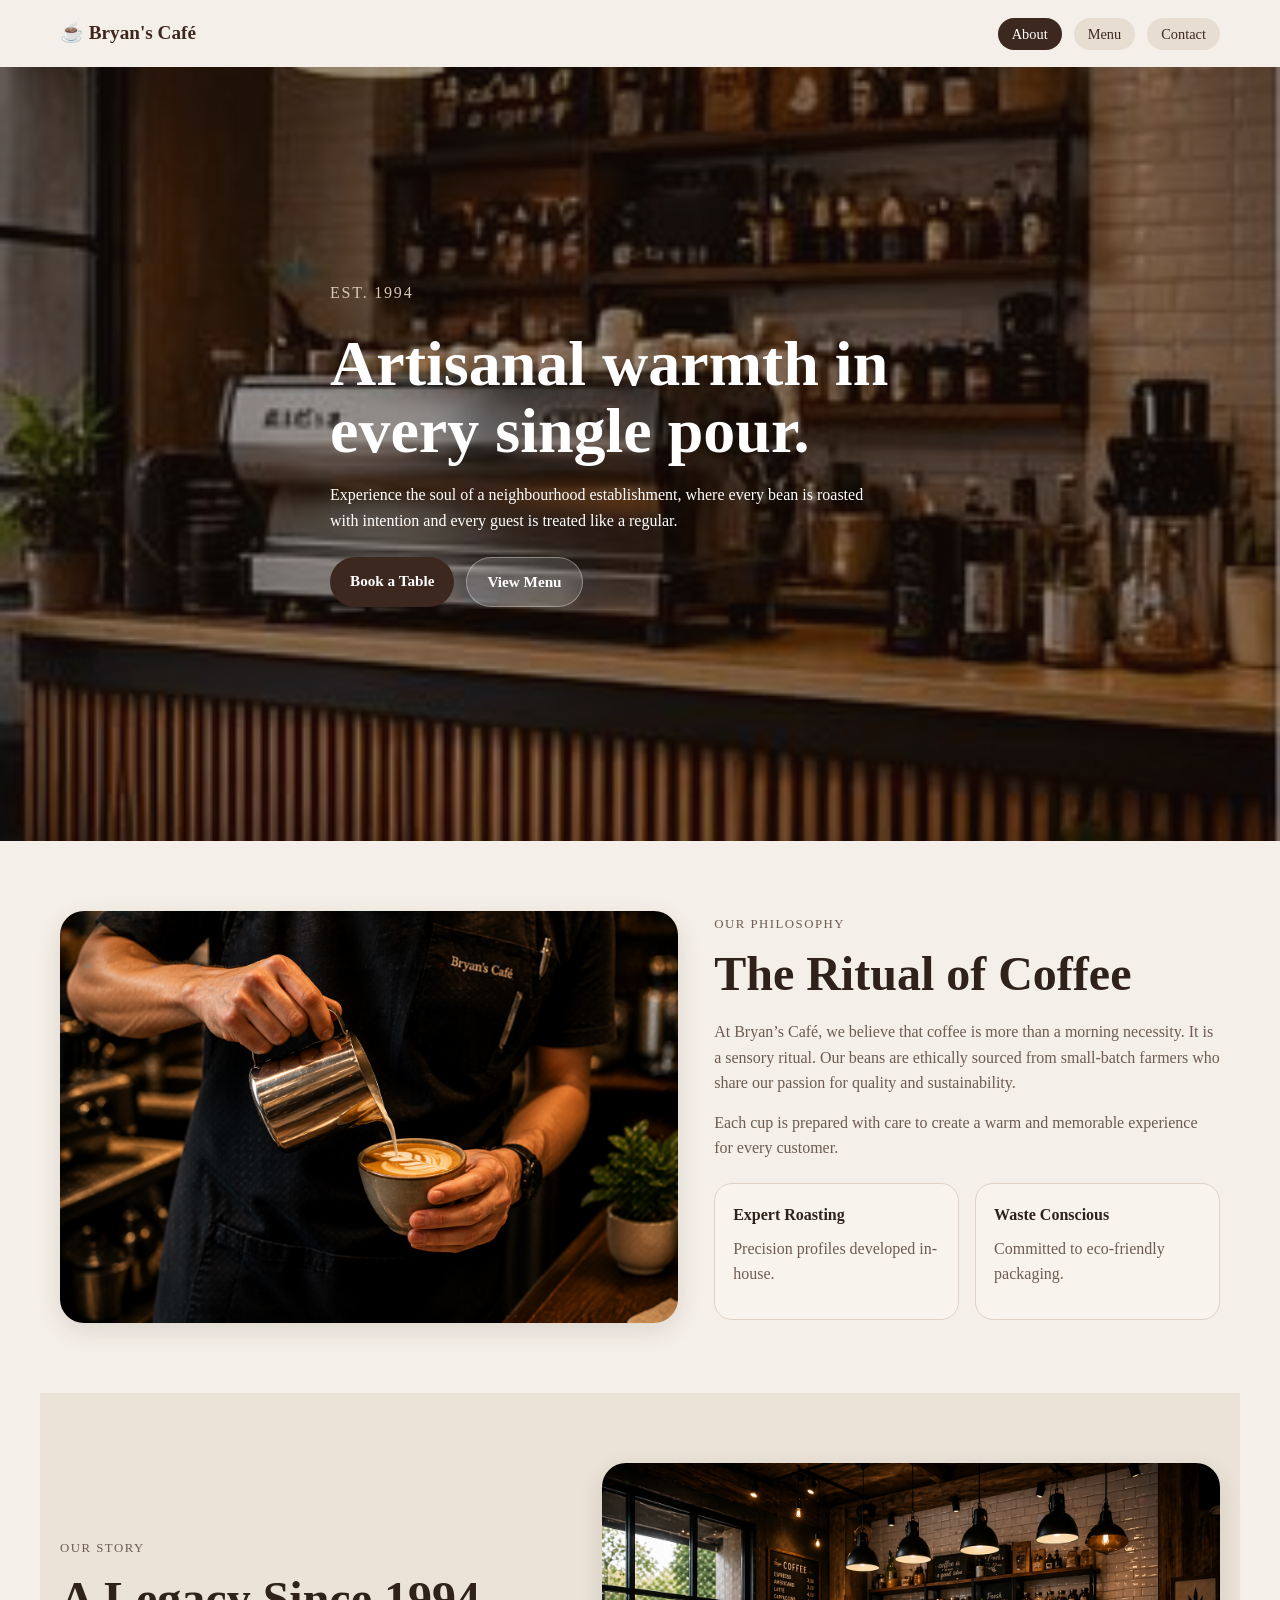
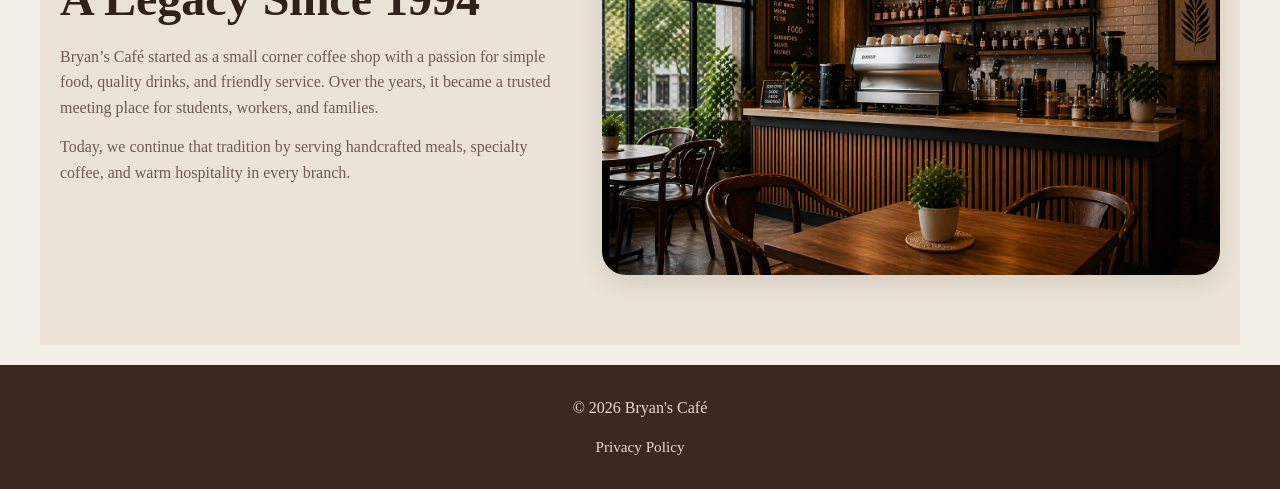
<file: index.html>
<!DOCTYPE html>
<html lang="en">
<head>
  <meta charset="UTF-8" />
  <meta name="viewport" content="width=device-width, initial-scale=1.0" />
  <title>About - Bryan's Café</title>
  <link rel="stylesheet" href="css/style.css" />
</head>
<body>
  <header class="site-header">
    <nav class="navbar">
      <a href="index.html" class="logo">☕ Bryan's Café</a>

      <button class="menu-toggle" id="menuToggle" aria-label="Open navigation">
        ☰
      </button>

      <ul class="nav-links" id="navLinks">
        <li><a href="index.html" class="active">About</a></li>
        <li><a href="menu.html">Menu</a></li>
        <li><a href="contact.html">Contact</a></li>
      </ul>
    </nav>
  </header>

  <main>
    <section class="hero hero-about">
      <div class="hero-overlay"></div>
      <div class="hero-content">
        <p class="small-label">EST. 1994</p>
        <h1>Artisanal warmth in every single pour.</h1>
        <p>
          Experience the soul of a neighbourhood establishment, where every bean
          is roasted with intention and every guest is treated like a regular.
        </p>
        <div class="hero-buttons">
          <a href="contact.html" class="btn btn-primary">Book a Table</a>
          <a href="menu.html" class="btn btn-secondary">View Menu</a>
        </div>
      </div>
    </section>

    <section class="content-section two-column section-light">
      <div class="image-block">
        <img src="images/about-coffee.jpg" alt="Coffee being prepared" />
      </div>

      <div class="text-block">
        <p class="section-tag">OUR PHILOSOPHY</p>
        <h2>The Ritual of Coffee</h2>
        <p>
          At Bryan’s Café, we believe that coffee is more than a morning
          necessity. It is a sensory ritual. Our beans are ethically sourced
          from small-batch farmers who share our passion for quality and
          sustainability.
        </p>
        <p>
          Each cup is prepared with care to create a warm and memorable
          experience for every customer.
        </p>

        <div class="feature-grid">
          <div class="feature-card">
            <h3>Expert Roasting</h3>
            <p>Precision profiles developed in-house.</p>
          </div>
          <div class="feature-card">
            <h3>Waste Conscious</h3>
            <p>Committed to eco-friendly packaging.</p>
          </div>
        </div>
      </div>
    </section>

    <section class="content-section two-column reverse section-cream">
      <div class="text-block">
        <p class="section-tag">OUR STORY</p>
        <h2>A Legacy Since 1994</h2>
        <p>
          Bryan’s Café started as a small corner coffee shop with a passion for
          simple food, quality drinks, and friendly service. Over the years, it
          became a trusted meeting place for students, workers, and families.
        </p>
        <p>
          Today, we continue that tradition by serving handcrafted meals,
          specialty coffee, and warm hospitality in every branch.
        </p>
      </div>

      <div class="image-block">
        <img src="images/history-cafe.jpg" alt="Inside Bryan's Café" />
      </div>
    </section>
  </main>

  <footer class="site-footer">
    <p id="footerYear"></p>
    <div class="footer-links">
      <a href="privacy.html" target="_blank">Privacy Policy</a>
  </footer>

  <script src="js/main.js"></script>
</body>
</html>
</file>
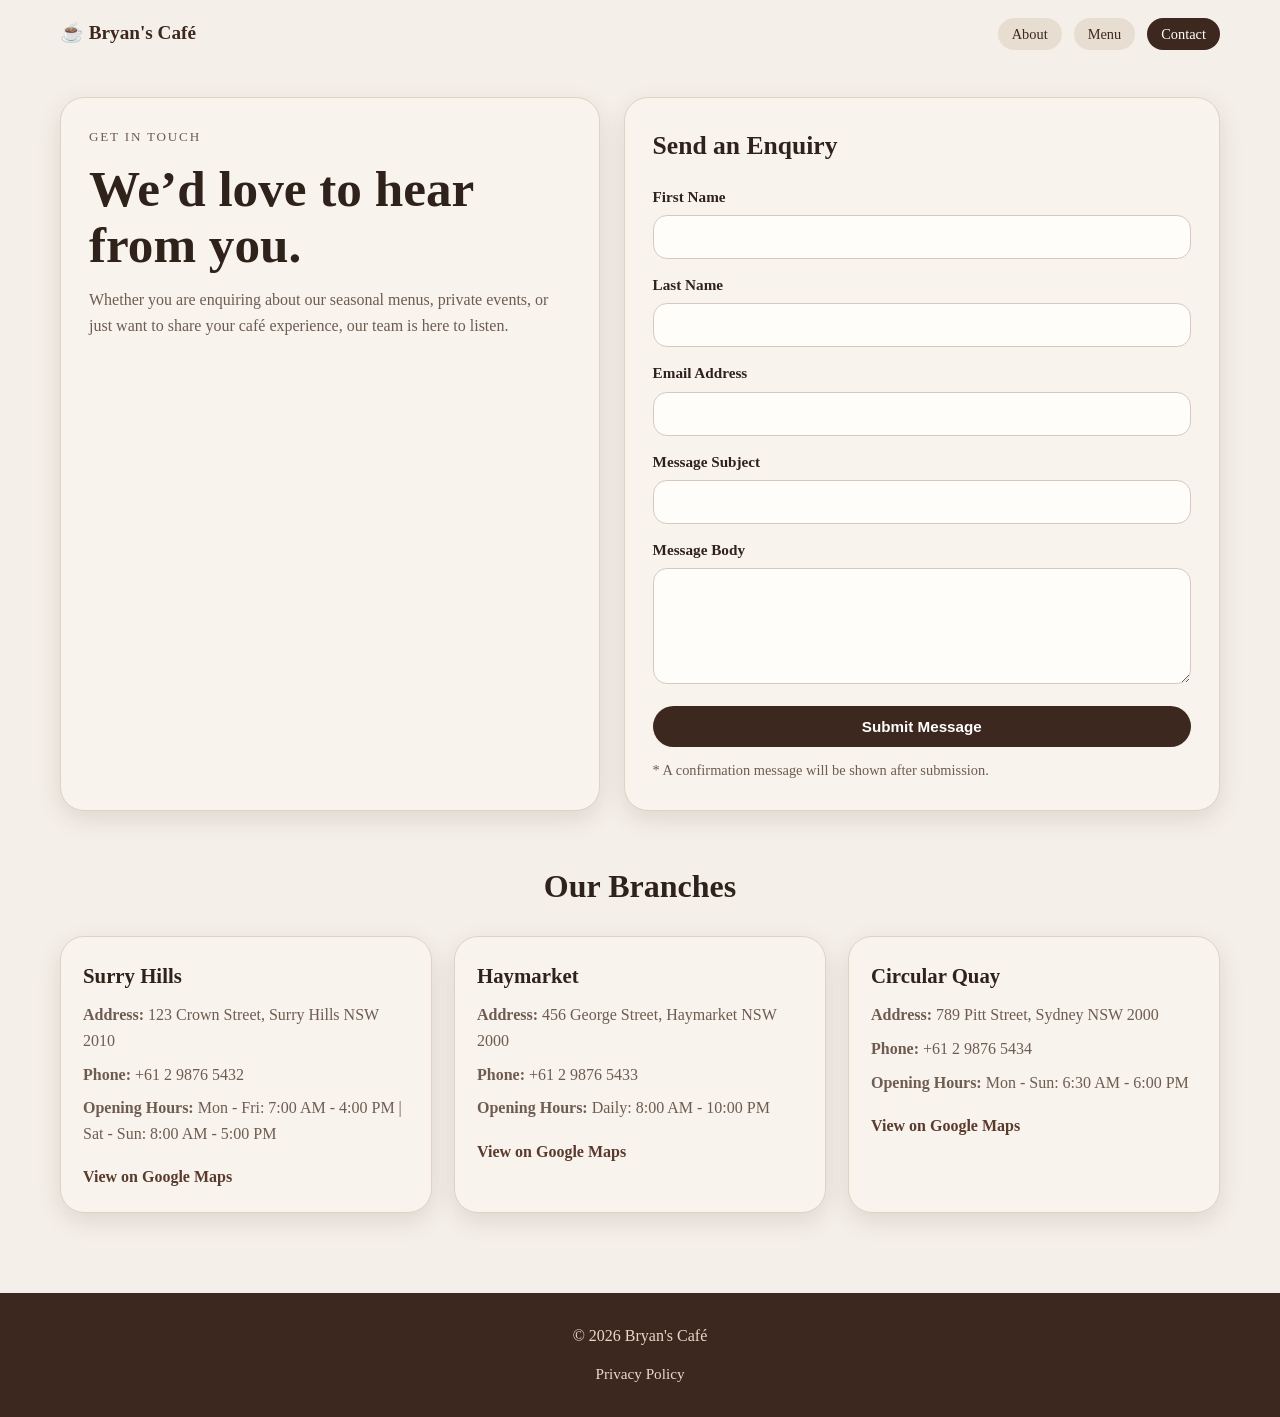
<file: contact.html>
<!DOCTYPE html>
<html lang="en">
<head>
  <meta charset="UTF-8" />
  <meta name="viewport" content="width=device-width, initial-scale=1.0" />
  <title>Contact - Bryan's Café</title>
  <link rel="stylesheet" href="css/style.css" />
</head>
<body>
  <header class="site-header">
    <nav class="navbar">
      <a href="index.html" class="logo">☕ Bryan's Café</a>

      <button class="menu-toggle" id="menuToggle" aria-label="Open navigation">
        ☰
      </button>

      <ul class="nav-links" id="navLinks">
        <li><a href="index.html">About</a></li>
        <li><a href="menu.html">Menu</a></li>
        <li><a href="contact.html" class="active">Contact</a></li>
      </ul>
    </nav>
  </header>

  <main>
    <section class="contact-hero">
      <div class="contact-grid">
        <div class="contact-intro">
          <p class="small-label">GET IN TOUCH</p>
          <h1>We’d love to hear from you.</h1>
          <p>
            Whether you are enquiring about our seasonal menus, private events,
            or just want to share your café experience, our team is here to
            listen.
          </p>
        </div>

        <div class="contact-form-card">
          <h2>Send an Enquiry</h2>

          <form id="enquiryForm">
            <label for="firstName">First Name</label>
            <input type="text" id="firstName" name="firstName" required />

            <label for="lastName">Last Name</label>
            <input type="text" id="lastName" name="lastName" required />

            <label for="email">Email Address</label>
            <input type="email" id="email" name="email" required />

            <label for="subject">Message Subject</label>
            <input type="text" id="subject" name="subject" required />

            <label for="message">Message Body</label>
            <textarea id="message" name="message" rows="5" required></textarea>

            <button type="submit" class="btn btn-primary full-width">
              Submit Message
            </button>
          </form>

          <p class="form-note">
            * A confirmation message will be shown after submission.
          </p>
        </div>
      </div>
    </section>

    <section class="branches-section">
      <div class="section-heading">
        <h2>Our Branches</h2>
      </div>
      <div id="branchesList" class="branches-grid"></div>
    </section>
  </main>

  <footer class="site-footer">
    <p id="footerYear"></p>
    <div class="footer-links">
  <a href="privacy.html" target="_blank">Privacy Policy</a>
</div>
  </footer>

  <script src="js/main.js"></script>
  <script src="js/branches.js"></script>
</body>
</html>
</file>
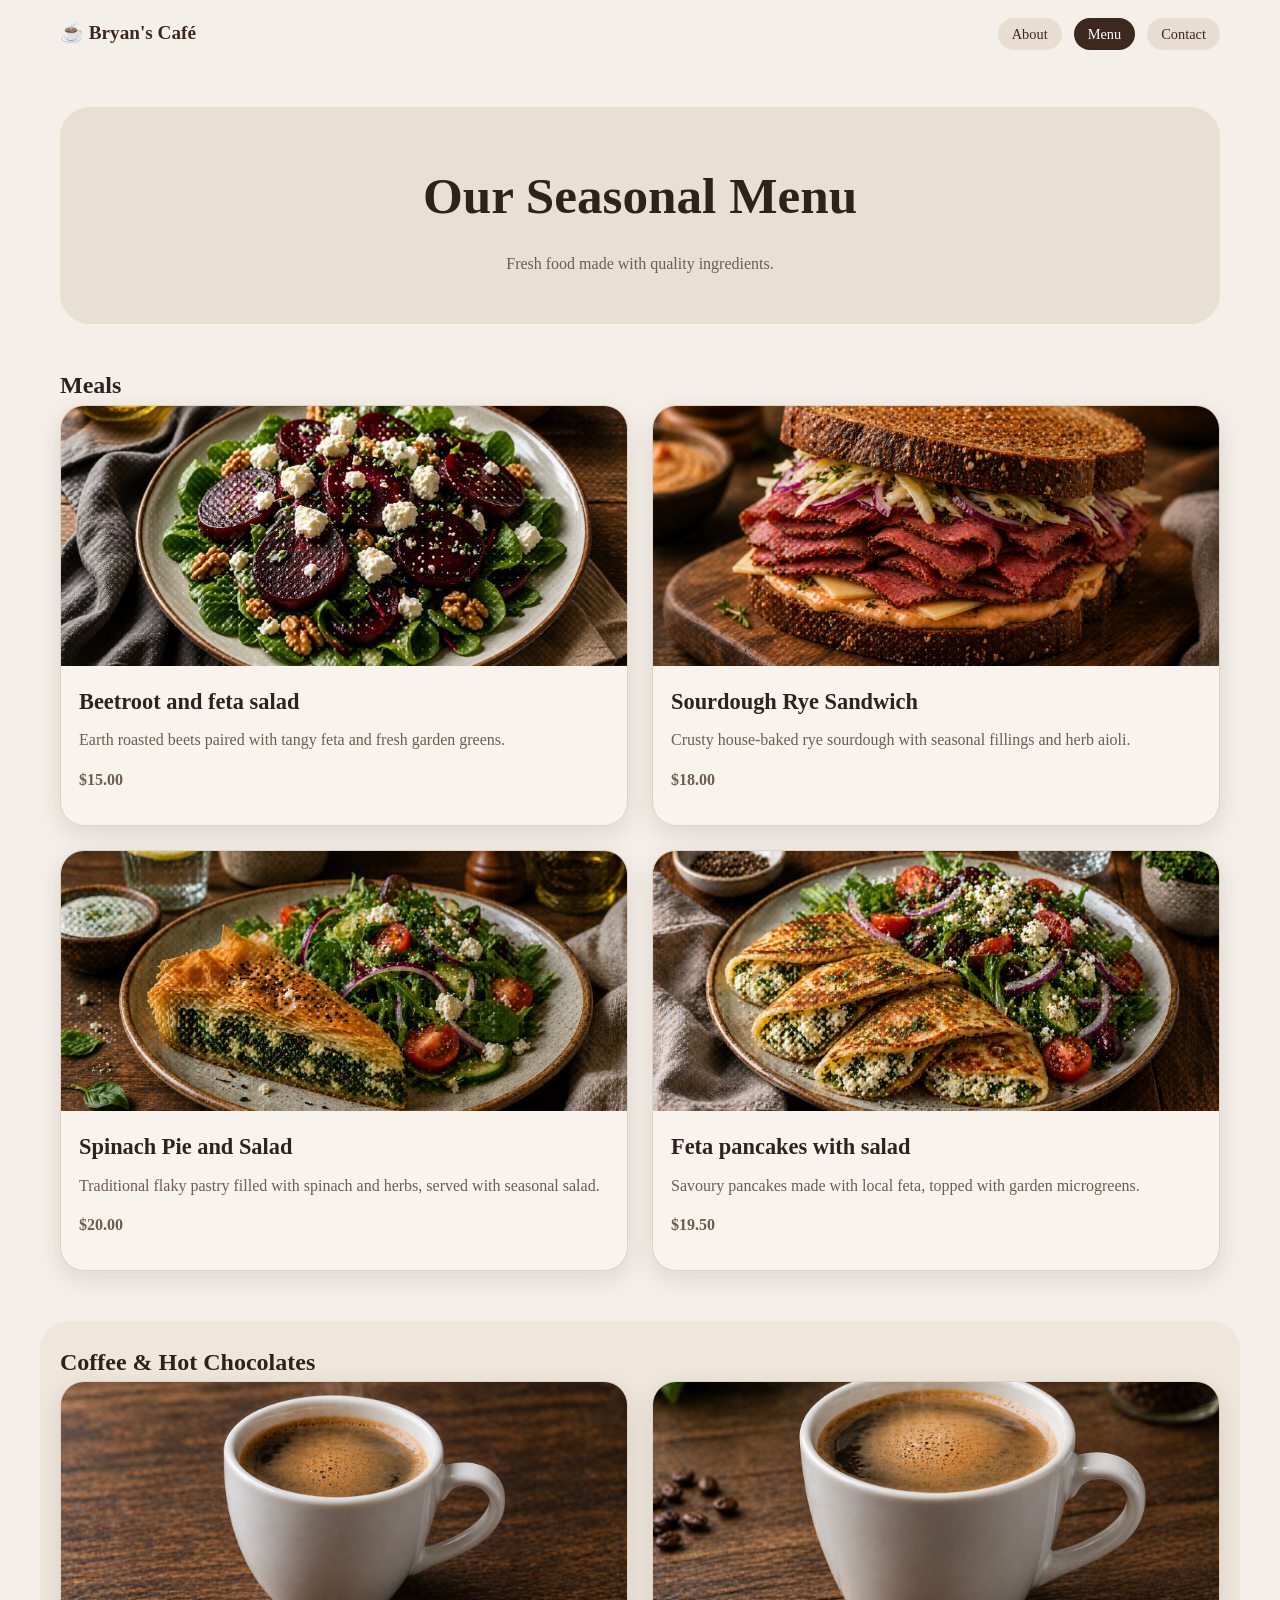
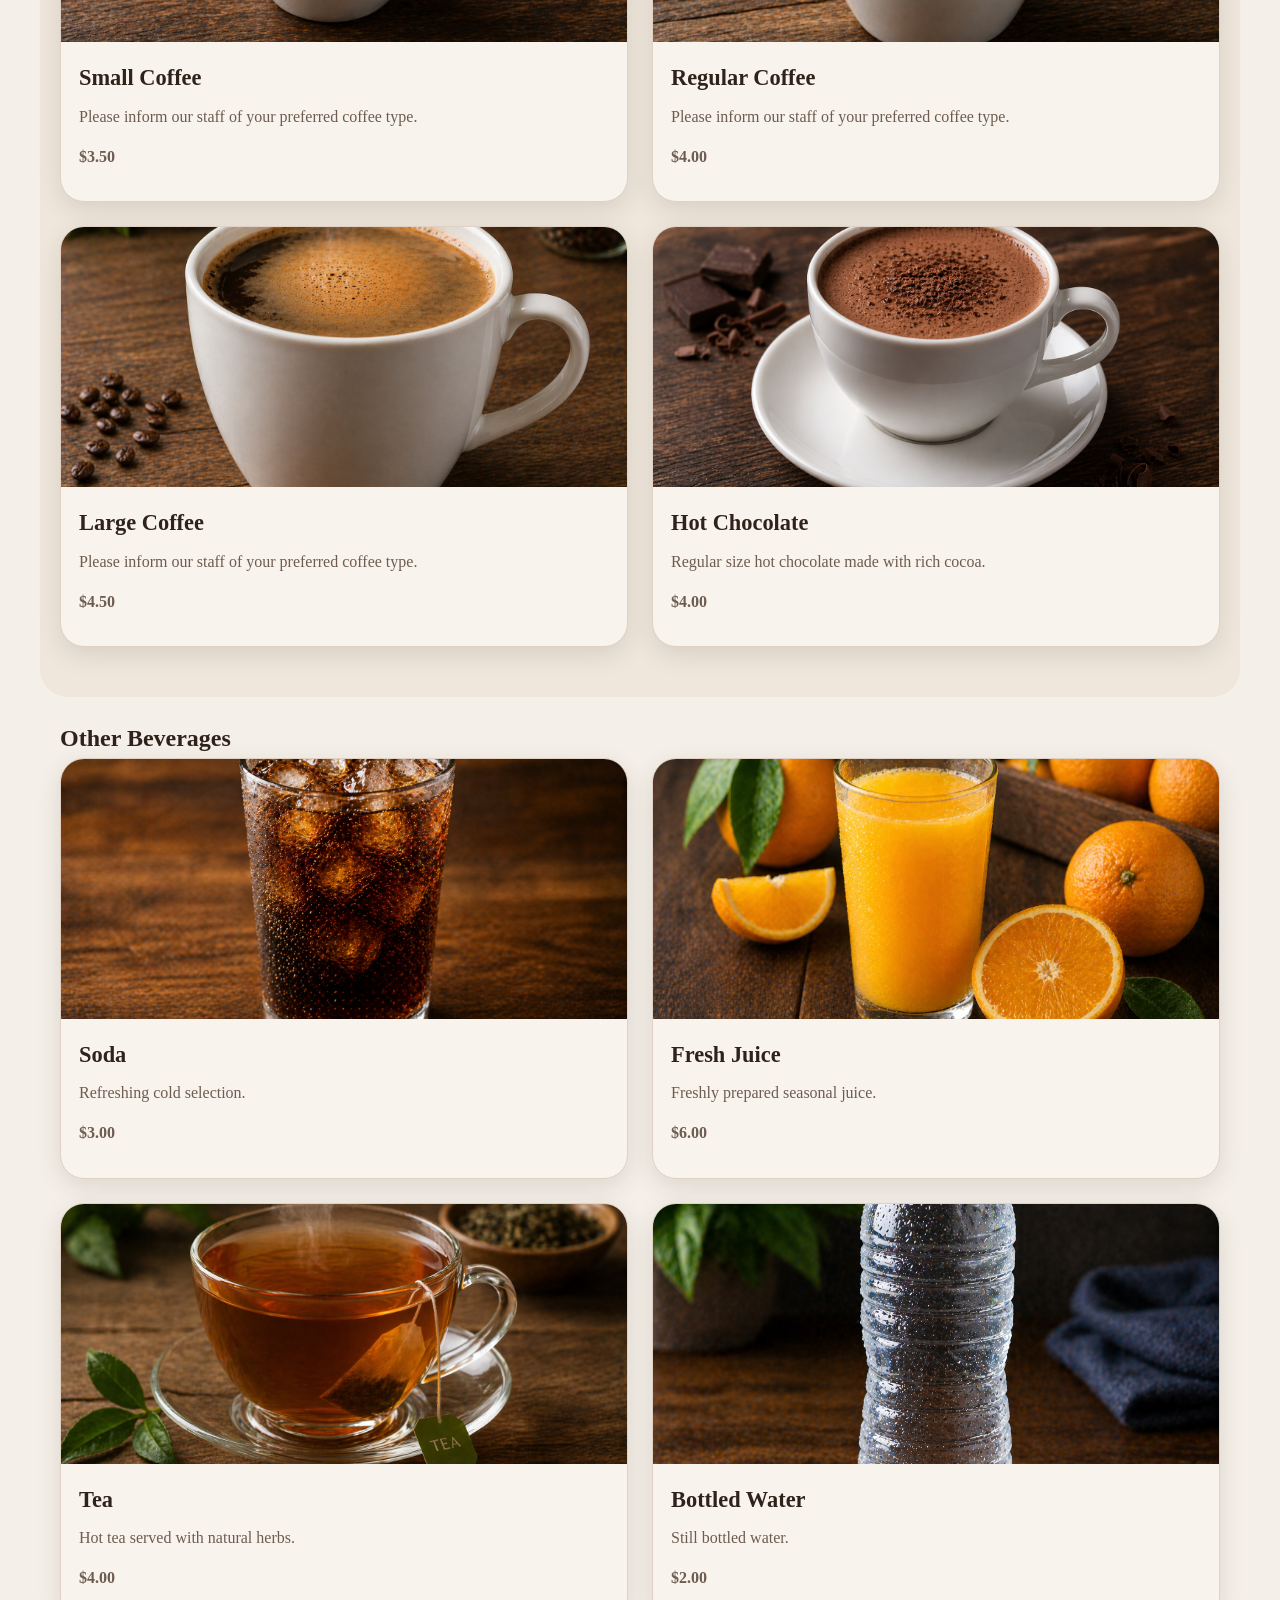
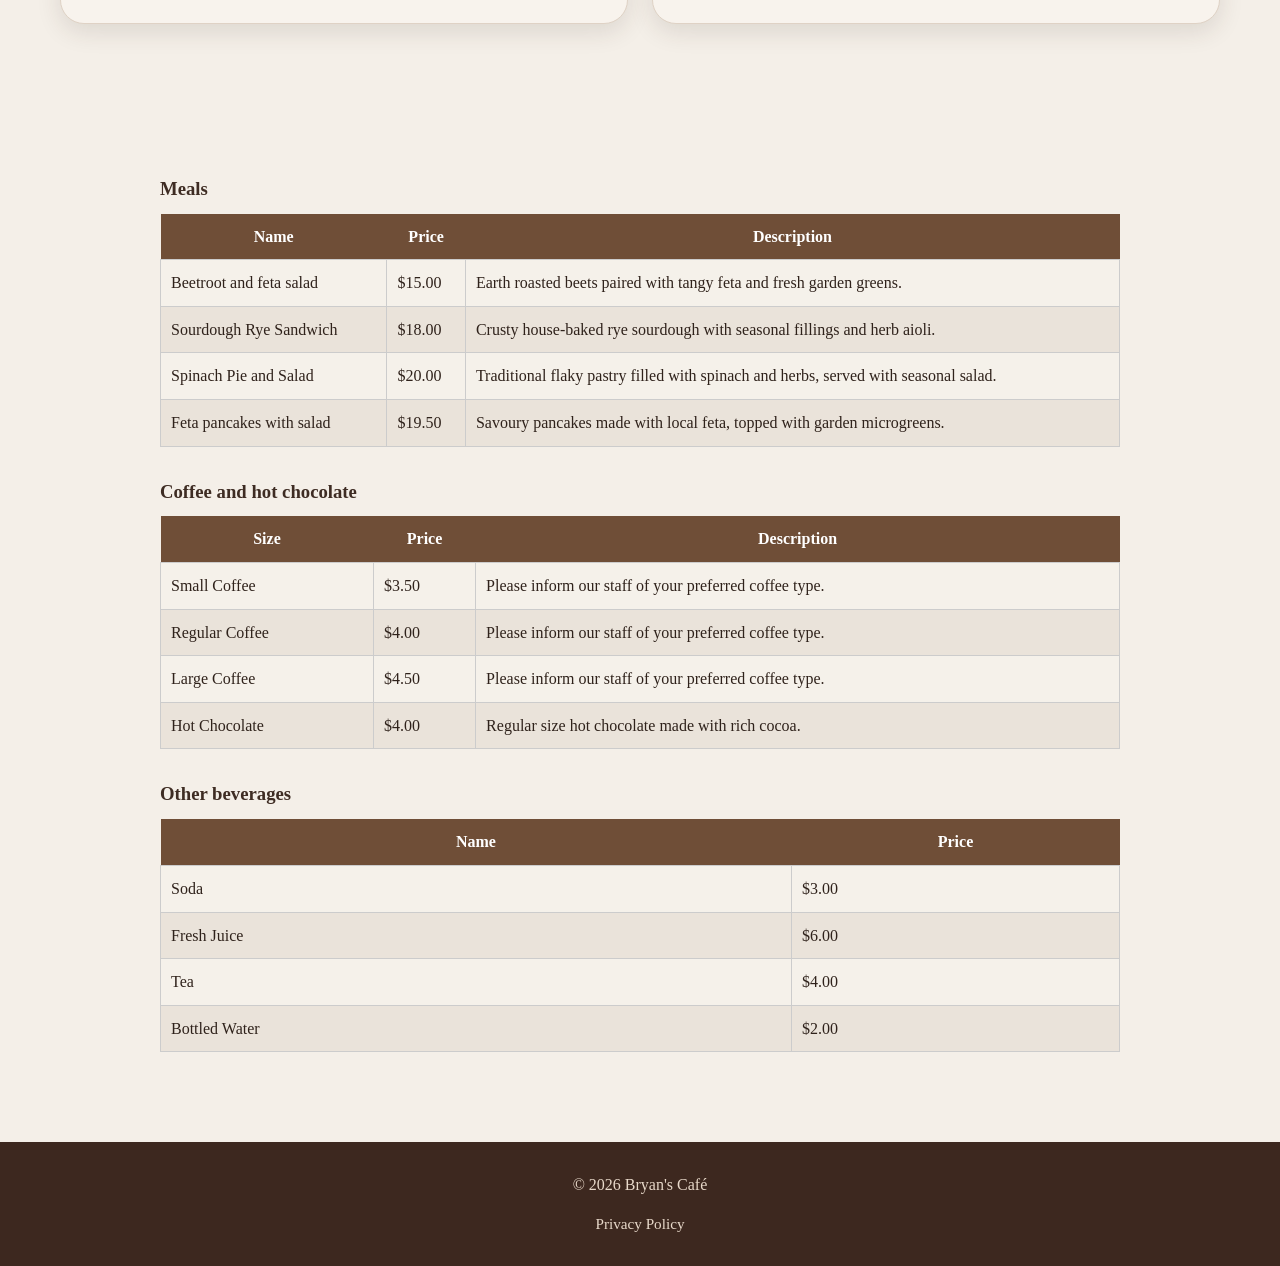
<file: menu.html>
<!DOCTYPE html>
<html lang="en">
<head>
  <meta charset="UTF-8">
  <meta name="viewport" content="width=device-width, initial-scale=1.0">
  <title>Menu - Bryan's Café</title>
  <link rel="stylesheet" href="css/style.css">
</head>

<body>

<header class="site-header">
  <nav class="navbar">
    <a href="index.html" class="logo">☕ Bryan's Café</a>

    <button class="menu-toggle" id="menuToggle">☰</button>

    <ul class="nav-links" id="navLinks">
      <li><a href="index.html">About</a></li>
      <li><a href="menu.html" class="active">Menu</a></li>
      <li><a href="contact.html">Contact</a></li>
    </ul>
  </nav>
</header>

<main>

<!-- HERO -->
<section class="page-hero simple-hero">
  <div class="page-hero-content">
    <h1>Our Seasonal Menu</h1>
    <p>Fresh food made with quality ingredients.</p>
  </div>
</section>

<!-- CARDS -->
<section class="menu-section">
  <h2>Meals</h2>
  <div id="menuMeals" class="menu-grid"></div>
</section>

<section class="menu-section alt-section">
  <h2>Coffee & Hot Chocolates</h2>
  <div id="menuCoffee" class="menu-grid"></div>
</section>

<section class="menu-section">
  <h2>Other Beverages</h2>
  <div id="menuBeverages" class="menu-grid"></div>
</section>

<!-- TABLES -->
<section class="menu-table-section">

  

  <h3 class="table-title">Meals</h3>
  <table class="menu-table">
    <thead>
      <tr>
        <th>Name</th>
        <th>Price</th>
        <th>Description</th>
      </tr>
    </thead>
    <tbody id="tableMeals"></tbody>
  </table>

  <h3 class="table-title">Coffee and hot chocolate</h3>
  <table class="menu-table">
    <thead>
      <tr>
        <th>Size</th>
        <th>Price</th>
        <th>Description</th>
      </tr>
    </thead>
    <tbody id="tableCoffee"></tbody>
  </table>

  <h3 class="table-title">Other beverages</h3>
  <table class="menu-table">
    <thead>
      <tr>
        <th>Name</th>
        <th>Price</th>
      </tr>
    </thead>
    <tbody id="tableBeverages"></tbody>
  </table>

</section>

</main>

<footer class="site-footer">
  <p id="footerYear"></p>
  <div class="footer-links">
    <a href="privacy.html" target="_blank">Privacy Policy</a>
  </div>
</footer>

<script src="js/main.js"></script>
<script src="js/menu.js"></script>

</body>
</html>
</file>
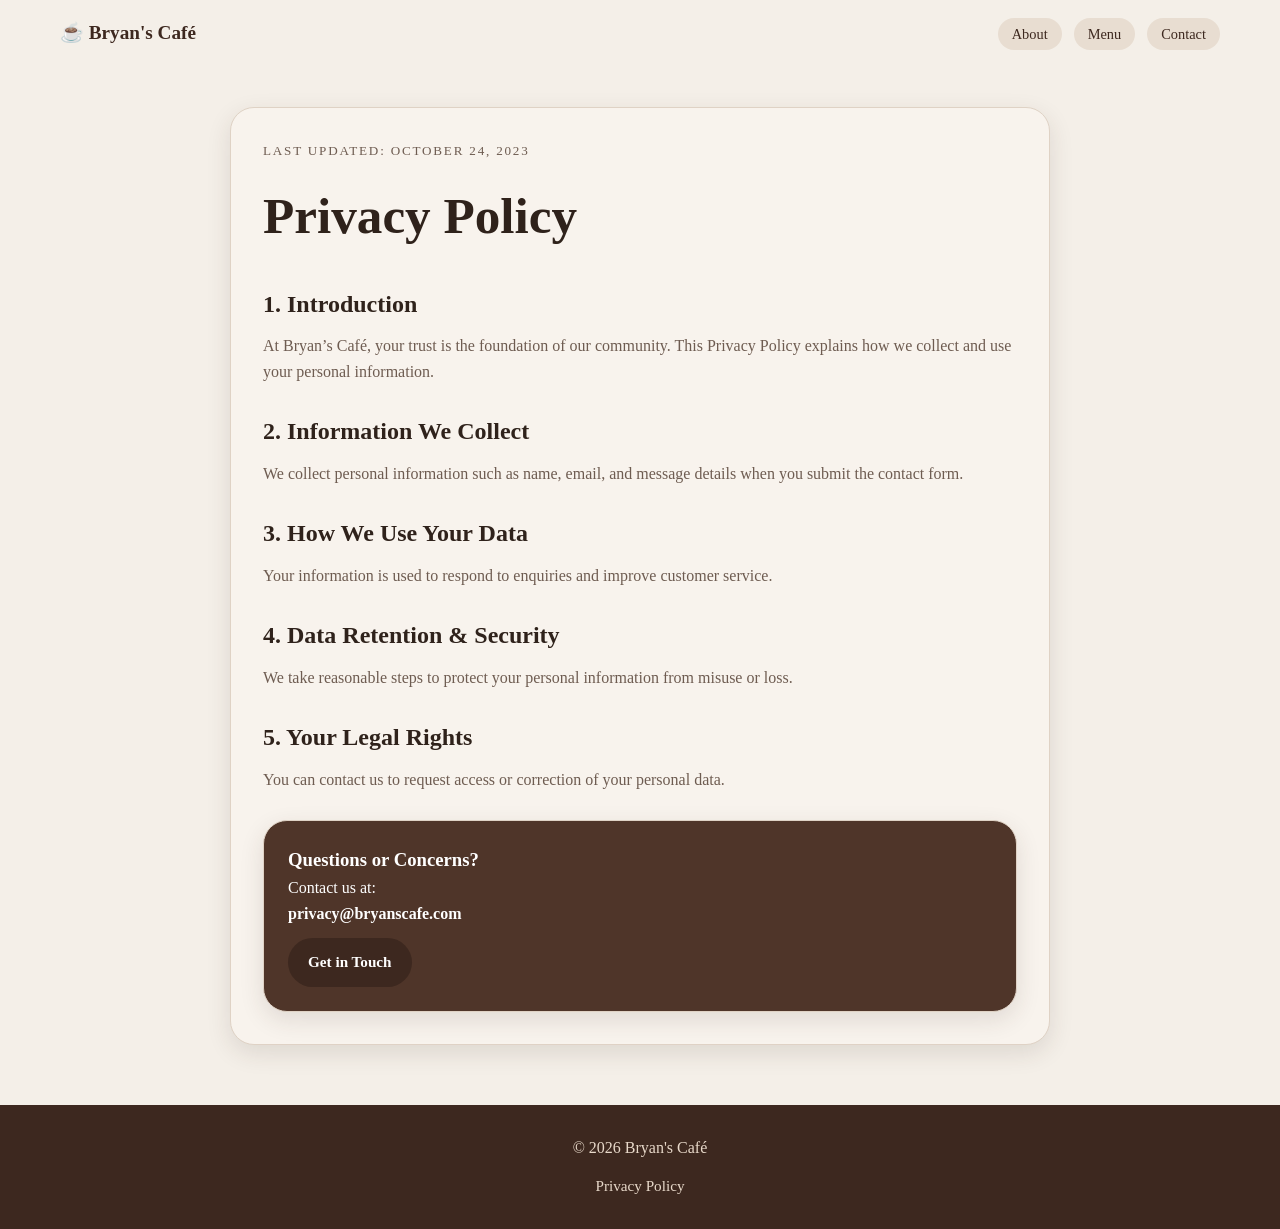
<file: privacy.html>
<!DOCTYPE html>
<html lang="en">
<head>
  <meta charset="UTF-8">
  <meta name="viewport" content="width=device-width, initial-scale=1.0">
  <title>Privacy Policy - Bryan's Café</title>
  <link rel="stylesheet" href="css/style.css">
</head>

<body>

<!-- HEADER (igual às outras páginas) -->
<header class="site-header">
  <nav class="navbar">
    <a href="index.html" class="logo">☕ Bryan's Café</a>

    <button class="menu-toggle" id="menuToggle">☰</button>

    <ul class="nav-links" id="navLinks">
      <li><a href="index.html">About</a></li>
      <li><a href="menu.html">Menu</a></li>
      <li><a href="contact.html">Contact</a></li>
    </ul>
  </nav>
</header>

<!-- MAIN CONTENT -->
<main class="privacy-page">

  <section class="privacy-wrapper">

    <p class="small-label">LAST UPDATED: OCTOBER 24, 2023</p>

    <h1>Privacy Policy</h1>

    <h2>1. Introduction</h2>
    <p>
      At Bryan’s Café, your trust is the foundation of our community.
      This Privacy Policy explains how we collect and use your personal information.
    </p>

    <h2>2. Information We Collect</h2>
    <p>
      We collect personal information such as name, email, and message details
      when you submit the contact form.
    </p>

    <h2>3. How We Use Your Data</h2>
    <p>
      Your information is used to respond to enquiries and improve customer service.
    </p>

    <h2>4. Data Retention & Security</h2>
    <p>
      We take reasonable steps to protect your personal information from misuse or loss.
    </p>

    <h2>5. Your Legal Rights</h2>
    <p>
      You can contact us to request access or correction of your personal data.
    </p>

    <div class="privacy-contact-box">
      <h3>Questions or Concerns?</h3>
      <p>Contact us at:</p>
      <p><strong>privacy@bryanscafe.com</strong></p>
      <a href="contact.html" class="btn btn-primary">Get in Touch</a>
    </div>

  </section>

</main>

<!-- FOOTER -->
<footer class="site-footer">
  <p id="footerYear"></p>

  <div class="footer-links">
    <a href="privacy.html" target="_blank">Privacy Policy</a>
  </div>
</footer>

<script src="js/main.js"></script>

</body>
</html>
</file>
<file: css/style.css>
* {
  margin: 0;
  padding: 0;
  box-sizing: border-box;
}

:root {
  --bg: #f4efe8;
  --bg-soft: #ebe3d8;
  --bg-card: #f8f3ed;
  --brown-dark: #3d281f;
  --brown: #5a3a2d;
  --brown-light: #8c6a58;
  --green-soft: #b9d7b0;
  --text: #2f221b;
  --text-soft: #6e5c51;
  --white: #ffffff;
  --border: #dfd2c5;
  --shadow: 0 8px 24px rgba(61, 40, 31, 0.12);
}

body {
  font-family: Georgia, "Times New Roman", serif;
  background: var(--bg);
  color: var(--text);
  line-height: 1.6;
}

img {
  max-width: 100%;
  display: block;
}

a {
  text-decoration: none;
}

.site-header {
  background: transparent;
  position: sticky;
  top: 0;
  z-index: 100;
}

.navbar {
  max-width: 1200px;
  margin: 0 auto;
  padding: 18px 20px;
  display: flex;
  align-items: center;
  justify-content: space-between;
  position: relative;
}

.logo {
  color: var(--brown-dark);
  font-size: 1.2rem;
  font-weight: bold;
}

.menu-toggle {
  background: var(--brown-dark);
  color: var(--white);
  border: none;
  border-radius: 10px;
  padding: 10px 14px;
  cursor: pointer;
  display: none;
}

.nav-links {
  list-style: none;
  display: flex;
  gap: 12px;
}

.nav-links a {
  color: var(--brown-dark);
  background: #e8ddd1;
  padding: 8px 14px;
  border-radius: 999px;
  font-size: 0.9rem;
  transition: 0.3s;
}

.nav-links a:hover,
.nav-links a.active {
  background: var(--brown-dark);
  color: var(--white);
}

.hero {
  min-height: 86vh;
  position: relative;
  display: flex;
  align-items: center;
}

.hero-about {
  background: url("../images/hero-about.jpg") center/cover no-repeat;
}

.hero-overlay {
  position: absolute;
  inset: 0;
  background: rgba(25, 15, 10, 0.45);
}

.hero-content {
  position: relative;
  z-index: 2;
  max-width: 1200px;
  padding: 40px 20px 60px;
  margin: 0 auto;
  color: var(--white);
}

.small-label {
  font-size: 0.82rem;
  letter-spacing: 1.8px;
  text-transform: uppercase;
  color: #d7c7b7;
  margin-bottom: 14px;
}

.hero-content h1 {
  font-size: clamp(2.2rem, 5vw, 4.6rem);
  max-width: 620px;
  line-height: 1.05;
  margin-bottom: 18px;
}

.hero-content p {
  max-width: 560px;
  font-size: 1rem;
  margin-bottom: 24px;
}

.hero-buttons {
  display: flex;
  gap: 12px;
  flex-wrap: wrap;
}

.btn {
  display: inline-block;
  border-radius: 999px;
  padding: 12px 20px;
  font-size: 0.95rem;
  font-weight: bold;
  transition: 0.3s;
  border: none;
  cursor: pointer;
}

.btn-primary {
  background: var(--brown-dark);
  color: var(--white);
}

.btn-primary:hover {
  background: #261913;
}

.btn-secondary {
  background: rgba(255, 255, 255, 0.15);
  color: var(--white);
  border: 1px solid rgba(255, 255, 255, 0.35);
}

.btn-secondary:hover {
  background: rgba(255, 255, 255, 0.24);
}

.content-section {
  max-width: 1200px;
  margin: 0 auto;
  padding: 70px 20px;
}

.two-column {
  display: grid;
  grid-template-columns: 1.1fr 0.9fr;
  gap: 36px;
  align-items: center;
}

.reverse {
  grid-template-columns: 0.9fr 1.1fr;
}

.section-light {
  background: var(--bg);
}

.section-cream {
  background: var(--bg-soft);
}

.section-tag {
  color: var(--brown-light);
  text-transform: uppercase;
  letter-spacing: 1.5px;
  font-size: 0.8rem;
  margin-bottom: 10px;
}

.text-block h2 {
  font-size: clamp(2rem, 4vw, 3rem);
  line-height: 1.1;
  margin-bottom: 18px;
}

.text-block p {
  margin-bottom: 14px;
  color: var(--text-soft);
}

.image-block img {
  border-radius: 24px;
  box-shadow: var(--shadow);
  min-height: 360px;
  object-fit: cover;
}

.feature-grid {
  display: grid;
  grid-template-columns: repeat(2, minmax(0, 1fr));
  gap: 16px;
  margin-top: 22px;
}

.feature-card {
  background: var(--bg-card);
  padding: 18px;
  border-radius: 18px;
  border: 1px solid var(--border);
}

.feature-card h3 {
  margin-bottom: 8px;
  font-size: 1rem;
}

.page-hero {
  max-width: 1200px;
  margin: 0 auto;
  padding: 40px 20px 20px;
}

.simple-hero .page-hero-content {
  background: #e9e0d4;
  border-radius: 30px;
  padding: 48px 24px;
  text-align: center;
}

.page-hero h1 {
  font-size: clamp(2rem, 4vw, 3.6rem);
  margin-bottom: 14px;
}

.page-hero p {
  color: var(--text-soft);
  max-width: 700px;
  margin: 0 auto;
}

.menu-section {
  max-width: 1200px;
  margin: 0 auto;
  padding: 22px 20px 50px;
}

.alt-section {
  background: #efe7dc;
  border-radius: 28px;
}

.section-heading {
  text-align: center;
  margin-bottom: 24px;
}

.section-heading h2 {
  font-size: 2rem;
  margin-bottom: 8px;
}

.section-heading p {
  color: var(--text-soft);
}

.menu-grid {
  display: grid;
  grid-template-columns: repeat(2, minmax(0, 1fr));
  gap: 24px;
}

.menu-card {
  background: var(--bg-card);
  border: 1px solid var(--border);
  border-radius: 24px;
  overflow: hidden;
  box-shadow: var(--shadow);
}

.menu-card img {
  width: 100%;
  height: 260px;
  object-fit: cover;
}

.menu-card-content {
  padding: 18px;
}

.menu-card h3 {
  font-size: 1.4rem;
  margin-bottom: 8px;
}

.menu-card p {
  color: var(--text-soft);
  margin-bottom: 14px;
}

.menu-meta {
  display: flex;
  justify-content: space-between;
  align-items: center;
  gap: 10px;
  flex-wrap: wrap;
}

.price {
  font-weight: bold;
  color: var(--brown-dark);
}

.category-badge {
  background: var(--green-soft);
  color: #25411d;
  padding: 6px 12px;
  border-radius: 999px;
  font-size: 0.76rem;
  text-transform: uppercase;
}

.contact-hero {
  max-width: 1200px;
  margin: 0 auto;
  padding: 30px 20px 50px;
}

.contact-grid {
  display: grid;
  grid-template-columns: 0.95fr 1.05fr;
  gap: 24px;
  align-items: start;
}

.contact-intro,
.contact-form-card,
.branch-card,
.privacy-wrapper,
.privacy-contact-box {
  background: var(--bg-card);
  border: 1px solid var(--border);
  border-radius: 24px;
  box-shadow: var(--shadow);
}

.contact-intro {
  padding: 28px;
  min-height: 100%;
}

.contact-intro h1 {
  font-size: clamp(2rem, 4vw, 3.3rem);
  line-height: 1.1;
  margin-bottom: 14px;
}

.contact-intro p {
  color: var(--text-soft);
}

.contact-form-card {
  padding: 28px;
}

.contact-form-card h2 {
  margin-bottom: 18px;
  font-size: 1.6rem;
}

label {
  display: block;
  margin-bottom: 6px;
  font-weight: bold;
  font-size: 0.95rem;
}

input,
textarea {
  width: 100%;
  padding: 12px 14px;
  border: 1px solid #d7c9bc;
  border-radius: 14px;
  margin-bottom: 14px;
  background: #fffdfa;
  font-size: 0.96rem;
}

textarea {
  resize: vertical;
}

.full-width {
  width: 100%;
}

.form-note {
  margin-top: 12px;
  font-size: 0.9rem;
  color: var(--text-soft);
}

.branches-section {
  max-width: 1200px;
  margin: 0 auto;
  padding: 0 20px 60px;
}

.branches-grid {
  display: grid;
  grid-template-columns: repeat(3, minmax(0, 1fr));
  gap: 22px;
}

.branch-card {
  padding: 22px;
}

.branch-card h3 {
  margin-bottom: 10px;
  font-size: 1.3rem;
}

.branch-card p {
  color: var(--text-soft);
  margin-bottom: 8px;
}

.map-link {
  display: inline-block;
  margin-top: 10px;
  color: var(--brown);
  font-weight: bold;
}

.site-footer {
  background: var(--brown-dark);
  color: #e8d9ca;
  text-align: center;
  padding: 30px 20px;
  margin-top: 20px;
}

.site-footer p {
  margin-bottom: 14px;
}

.footer-links {
  display: flex;
  justify-content: center;
  gap: 18px;
  flex-wrap: wrap;
}

.footer-links a {
  color: #e8d9ca;
  font-size: 0.95rem;
}

.privacy-page {
  padding: 40px 20px;
}

.privacy-wrapper {
  max-width: 820px;
  margin: 0 auto;
  padding: 32px;
}

.privacy-wrapper h1 {
  font-size: clamp(2.2rem, 4vw, 3.4rem);
  margin-bottom: 20px;
}

.privacy-wrapper h2 {
  margin: 28px 0 10px;
  font-size: 1.5rem;
}

.privacy-wrapper p {
  color: var(--text-soft);
}

.privacy-contact-box {
  margin-top: 28px;
  padding: 24px;
  background: #4f3529;
  color: var(--white);
}

.privacy-contact-box p,
.privacy-contact-box h3 {
  color: var(--white);
}

.privacy-contact-box .btn {
  margin-top: 12px;
}

@media (max-width: 900px) {
  .two-column,
  .reverse,
  .contact-grid,
  .branches-grid,
  .menu-grid {
    grid-template-columns: 1fr;
  }

  .image-block img {
    min-height: auto;
  }

  .menu-toggle {
    display: inline-block;
  }

  .nav-links {
    display: none;
    position: absolute;
    top: 72px;
    right: 20px;
    background: var(--bg-card);
    border: 1px solid var(--border);
    border-radius: 18px;
    box-shadow: var(--shadow);
    padding: 14px;
    flex-direction: column;
    min-width: 180px;
  }

  .nav-links.show {
    display: flex;
  }
}

@media (max-width: 600px) {
  .hero-content h1 {
    font-size: 2.6rem;
  }

  .simple-hero .page-hero-content,
  .contact-intro,
  .contact-form-card,
  .privacy-wrapper {
    padding: 22px;
  }

  .feature-grid {
    grid-template-columns: 1fr;
  }
}
/* efeito inicial do logo */
.logo {
  transition: all 0.3s ease;
}

/* quando rolar a página */
.logo.scrolled {
  text-shadow: 0 2px 8px rgba(0, 0, 0, 0.6);
  color: white;
}

/* opcional: dar fundo leve no navbar ao rolar */
.site-header.scrolled {
  background: rgba(61, 40, 31, 0.85);
  backdrop-filter: blur(6px);
}
.menu-table-section {
  max-width: 1000px;
  margin: 50px auto;
  padding: 20px;
}

.table-title {
  margin-top: 30px;
  margin-bottom: 10px;
  color: #3e2c23;
}

.menu-table {
  width: 100%;
  border-collapse: collapse;
  margin-bottom: 20px;
}

.menu-table th {
  background: #6f4e37;
  color: white;
  padding: 10px;
}

.menu-table td {
  border: 1px solid #ccc;
  padding: 10px;
  background: #f5f1ea;
}

.menu-table tr:nth-child(even) td {
  background: #eae3da;
}
</file>
